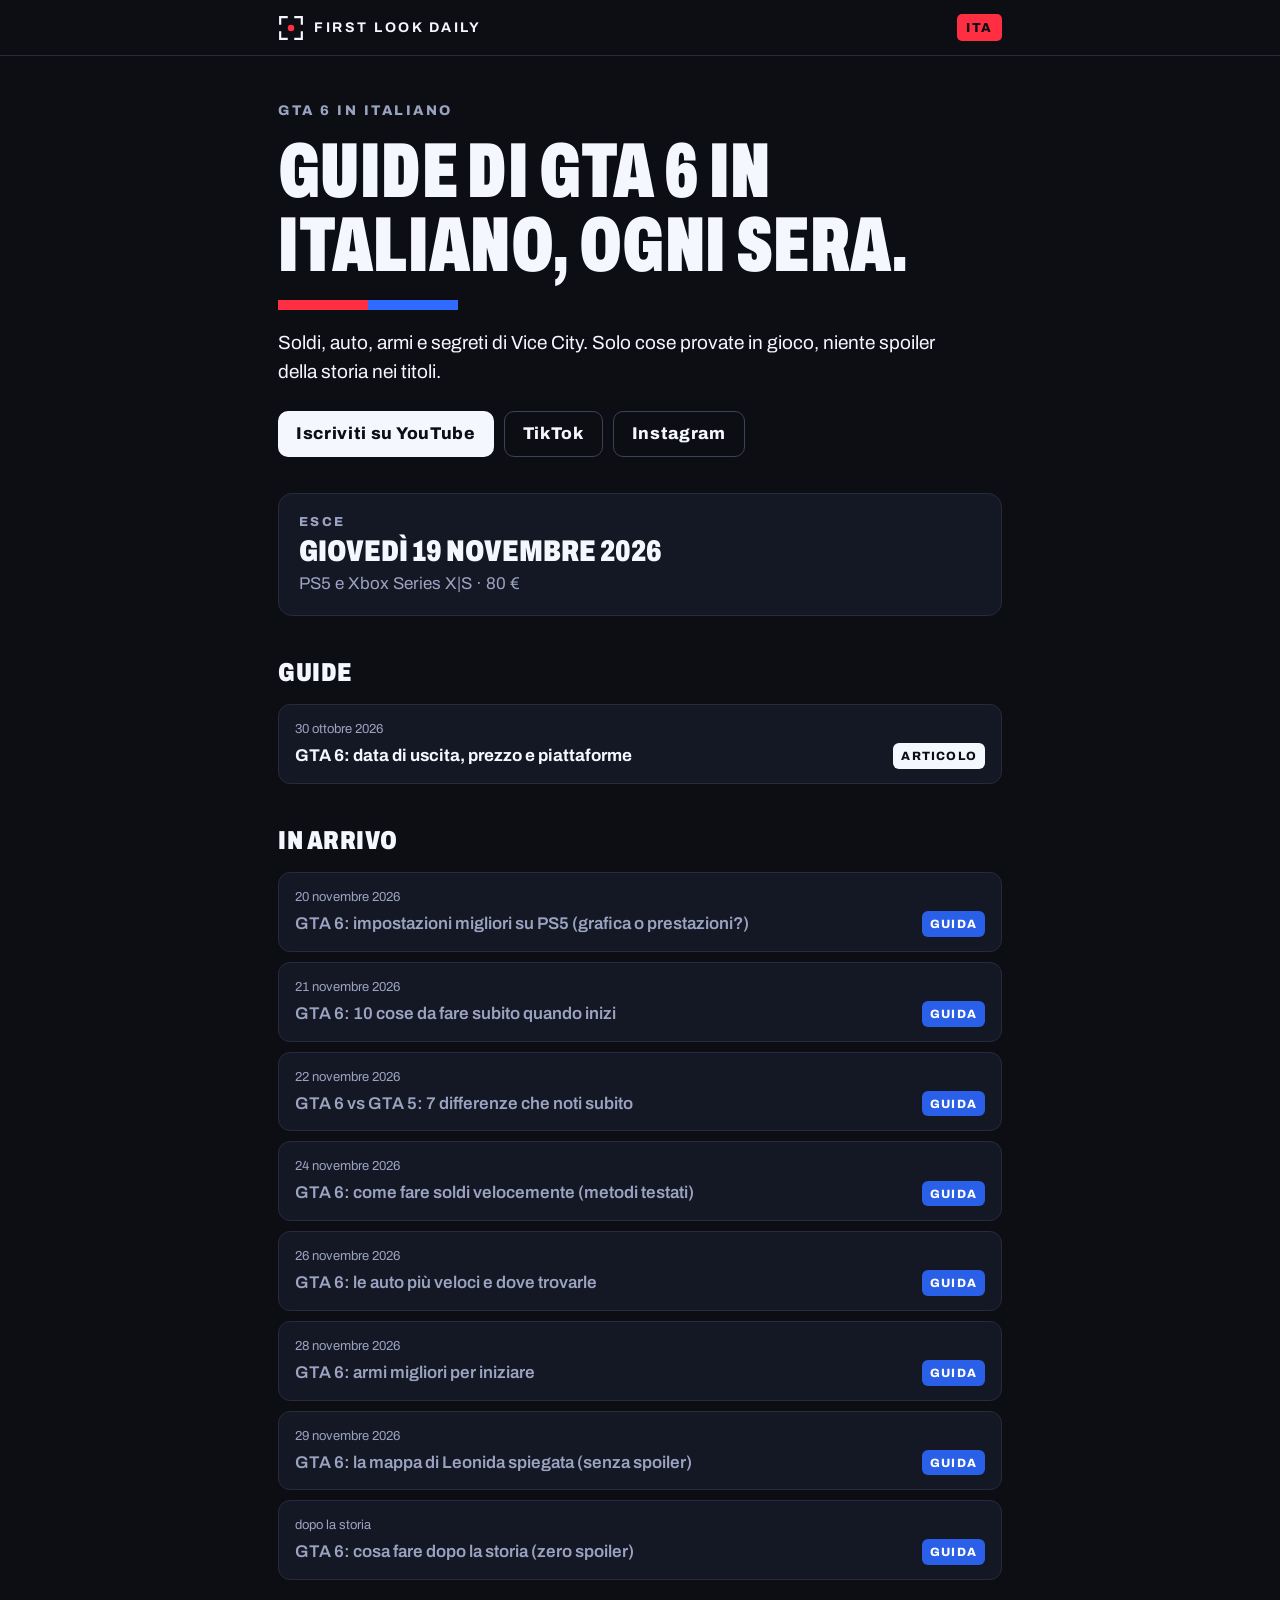
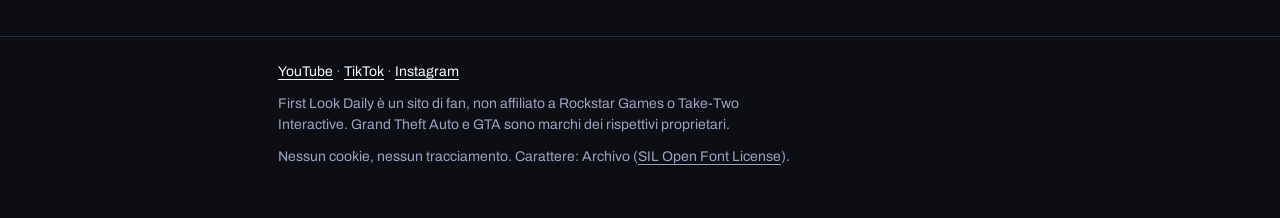
<file: docs/index.html>
<!doctype html>
<html lang="it">
<head>
<meta charset="utf-8">
<meta name="viewport" content="width=device-width, initial-scale=1">
<title>First Look Daily · GTA 6 in italiano · un video ogni sera</title>
<meta name="description" content="Guide di GTA 6 in italiano: soldi, auto, armi e segreti di Vice City, provati in gioco. Un video nuovo ogni sera.">
<link rel="canonical" href="https://mpv-cmd.github.io/firstlookdaily/">
<meta property="og:type" content="website">
<meta property="og:locale" content="it_IT">
<meta property="og:site_name" content="First Look Daily">
<meta property="og:title" content="First Look Daily · GTA 6 in italiano · un video ogni sera">
<meta property="og:description" content="Guide di GTA 6 in italiano: soldi, auto, armi e segreti di Vice City, provati in gioco. Un video nuovo ogni sera.">
<meta property="og:url" content="https://mpv-cmd.github.io/firstlookdaily/">
<meta name="theme-color" content="#0D0E14">
<link rel="icon" href="data:image/svg+xml,%3Csvg xmlns='http://www.w3.org/2000/svg' viewBox='0 0 48 48'%3E%3Crect width='48' height='48' rx='8' fill='%230D0E14'/%3E%3Cpath d='M9 19V9h10M29 9h10v10M39 29v10H29M19 39H9V29' fill='none' stroke='%23F5F7FF' stroke-width='4'/%3E%3Ccircle cx='24' cy='24' r='6' fill='%23FF2E43'/%3E%3C/svg%3E">
<link rel="preload" href="static/fonts/archivo.woff2" as="font" type="font/woff2" crossorigin>
<link rel="stylesheet" href="static/style.css">
<script type="application/ld+json">{"@context": "https://schema.org", "@type": "WebSite", "name": "First Look Daily", "url": "https://mpv-cmd.github.io/firstlookdaily/", "inLanguage": "it-IT"}</script>
</head>
<body>
<header class="top"><div class="wrap top-in"><a class="brand" href="./"><svg class="mark" viewBox="0 0 48 48" aria-hidden="true"><path d="M4 16V4h12M32 4h12v12M44 32v12H32M16 44H4V32" fill="none" stroke="currentColor" stroke-width="4" stroke-linecap="square"/><circle cx="24" cy="24" r="6" fill="#FF2E43"/></svg><span>First Look Daily</span></a><span class="ita">ITA</span></div></header>
<main class="wrap">
<section class="hero">
<p class="kicker">GTA 6 in italiano</p>
<h1>Guide di GTA 6 in italiano, ogni sera.</h1>
<div class="lightbar" aria-hidden="true"></div>
<p class="lede">Soldi, auto, armi e segreti di Vice City. Solo cose provate in gioco, niente spoiler della storia nei titoli.</p>
<p class="cta"><a class="btn btn-main" href="https://www.youtube.com/@firstlookdaily">Iscriviti su YouTube</a><a class="btn btn-ghost" href="https://www.tiktok.com/@firstlookdaily">TikTok</a><a class="btn btn-ghost" href="https://www.instagram.com/firstlook_daily/">Instagram</a></p>
</section>
<a class="release" href="guide/uscita-prezzo-piattaforme.html">
<span class="release-label">Esce</span>
<span class="release-date">giovedì 19 novembre 2026</span>
<span class="release-meta">PS5 e Xbox Series X|S · 80 €</span>
</a>
<h2>Guide</h2>
<ul class="cards"><li><a class="card" href="guide/uscita-prezzo-piattaforme.html"><span class="card-date">30 ottobre 2026</span><span class="card-title">GTA 6: data di uscita, prezzo e piattaforme</span><span class="pill pill-articolo">Articolo</span></a></li></ul>
<h2>In arrivo</h2>
<ul class="cards"><li><div class="card card-soon"><span class="card-date">20 novembre 2026</span><span class="card-title">GTA 6: impostazioni migliori su PS5 (grafica o prestazioni?)</span><span class="pill pill-guida">Guida</span></div></li><li><div class="card card-soon"><span class="card-date">21 novembre 2026</span><span class="card-title">GTA 6: 10 cose da fare subito quando inizi</span><span class="pill pill-guida">Guida</span></div></li><li><div class="card card-soon"><span class="card-date">22 novembre 2026</span><span class="card-title">GTA 6 vs GTA 5: 7 differenze che noti subito</span><span class="pill pill-guida">Guida</span></div></li><li><div class="card card-soon"><span class="card-date">24 novembre 2026</span><span class="card-title">GTA 6: come fare soldi velocemente (metodi testati)</span><span class="pill pill-guida">Guida</span></div></li><li><div class="card card-soon"><span class="card-date">26 novembre 2026</span><span class="card-title">GTA 6: le auto più veloci e dove trovarle</span><span class="pill pill-guida">Guida</span></div></li><li><div class="card card-soon"><span class="card-date">28 novembre 2026</span><span class="card-title">GTA 6: armi migliori per iniziare</span><span class="pill pill-guida">Guida</span></div></li><li><div class="card card-soon"><span class="card-date">29 novembre 2026</span><span class="card-title">GTA 6: la mappa di Leonida spiegata (senza spoiler)</span><span class="pill pill-guida">Guida</span></div></li><li><div class="card card-soon"><span class="card-date">dopo la storia</span><span class="card-title">GTA 6: cosa fare dopo la storia (zero spoiler)</span><span class="pill pill-guida">Guida</span></div></li></ul>
</main>
<footer class="foot"><div class="wrap"><p class="foot-links"><a href="https://www.youtube.com/@firstlookdaily">YouTube</a> · <a href="https://www.tiktok.com/@firstlookdaily">TikTok</a> · <a href="https://www.instagram.com/firstlook_daily/">Instagram</a></p><p>First Look Daily è un sito di fan, non affiliato a Rockstar Games o Take-Two Interactive. Grand Theft Auto e GTA sono marchi dei rispettivi proprietari.</p><p>Nessun cookie, nessun tracciamento. Carattere: Archivo (<a href="static/fonts/OFL.txt">SIL Open Font License</a>).</p></div></footer>
</body>
</html>
</file>
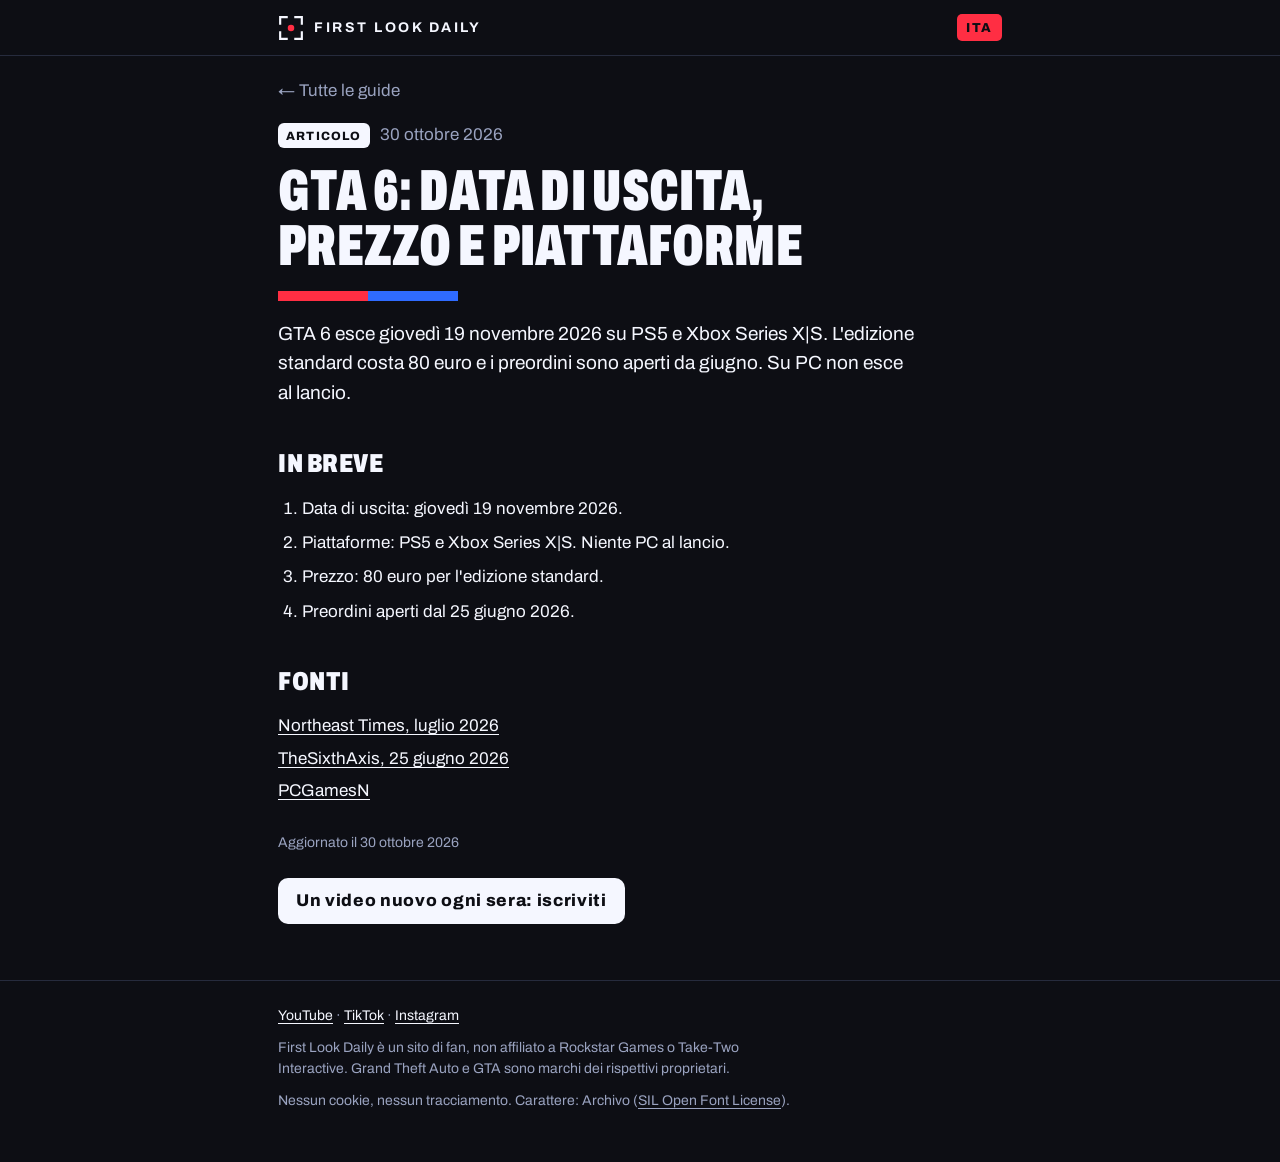
<file: docs/guide/uscita-prezzo-piattaforme.html>
<!doctype html>
<html lang="it">
<head>
<meta charset="utf-8">
<meta name="viewport" content="width=device-width, initial-scale=1">
<title>GTA 6: data di uscita, prezzo e piattaforme · First Look Daily</title>
<meta name="description" content="GTA 6 esce giovedì 19 novembre 2026 su PS5 e Xbox Series X|S. L&#x27;edizione standard costa 80 euro e i preordini sono aperti da giugno. Su PC non esce al lancio.">
<link rel="canonical" href="https://mpv-cmd.github.io/firstlookdaily/guide/uscita-prezzo-piattaforme.html">
<meta property="og:type" content="website">
<meta property="og:locale" content="it_IT">
<meta property="og:site_name" content="First Look Daily">
<meta property="og:title" content="GTA 6: data di uscita, prezzo e piattaforme · First Look Daily">
<meta property="og:description" content="GTA 6 esce giovedì 19 novembre 2026 su PS5 e Xbox Series X|S. L&#x27;edizione standard costa 80 euro e i preordini sono aperti da giugno. Su PC non esce al lancio.">
<meta property="og:url" content="https://mpv-cmd.github.io/firstlookdaily/guide/uscita-prezzo-piattaforme.html">
<meta name="theme-color" content="#0D0E14">
<link rel="icon" href="data:image/svg+xml,%3Csvg xmlns='http://www.w3.org/2000/svg' viewBox='0 0 48 48'%3E%3Crect width='48' height='48' rx='8' fill='%230D0E14'/%3E%3Cpath d='M9 19V9h10M29 9h10v10M39 29v10H29M19 39H9V29' fill='none' stroke='%23F5F7FF' stroke-width='4'/%3E%3Ccircle cx='24' cy='24' r='6' fill='%23FF2E43'/%3E%3C/svg%3E">
<link rel="preload" href="../static/fonts/archivo.woff2" as="font" type="font/woff2" crossorigin>
<link rel="stylesheet" href="../static/style.css">
<script type="application/ld+json">{"@context": "https://schema.org", "@type": "Article", "headline": "GTA 6: data di uscita, prezzo e piattaforme", "datePublished": "2026-10-30", "inLanguage": "it-IT", "author": {"@type": "Organization", "name": "First Look Daily"}}</script>
</head>
<body>
<header class="top"><div class="wrap top-in"><a class="brand" href="../"><svg class="mark" viewBox="0 0 48 48" aria-hidden="true"><path d="M4 16V4h12M32 4h12v12M44 32v12H32M16 44H4V32" fill="none" stroke="currentColor" stroke-width="4" stroke-linecap="square"/><circle cx="24" cy="24" r="6" fill="#FF2E43"/></svg><span>First Look Daily</span></a><span class="ita">ITA</span></div></header>
<main class="wrap">
<p class="back"><a href="../">← Tutte le guide</a></p>
<article class="entry">
<p class="meta"><span class="pill pill-articolo">Articolo</span> 30 ottobre 2026</p>
<h1>GTA 6: data di uscita, prezzo e piattaforme</h1>
<div class="lightbar" aria-hidden="true"></div>
<p class="lede">GTA 6 esce giovedì 19 novembre 2026 su PS5 e Xbox Series X|S. L&#x27;edizione standard costa 80 euro e i preordini sono aperti da giugno. Su PC non esce al lancio.</p>
<h2>In breve</h2><ol class="steps"><li>Data di uscita: giovedì 19 novembre 2026.</li><li>Piattaforme: PS5 e Xbox Series X|S. Niente PC al lancio.</li><li>Prezzo: 80 euro per l&#x27;edizione standard.</li><li>Preordini aperti dal 25 giugno 2026.</li></ol>
<h2>Fonti</h2><ul class="sources"><li><a href="https://northeasttimes.com/2026/07/18/grand-theft-auto-vi-set-for-november-launch-after-years-of-delays/">Northeast Times, luglio 2026</a></li><li><a href="https://www.thesixthaxis.com/2026/06/25/grand-theft-auto-6-pre-orders-are-live-70-80-e80-regional-pricing-confirmed/">TheSixthAxis, 25 giugno 2026</a></li><li><a href="https://www.pcgamesn.com/gta-6-release-date">PCGamesN</a></li></ul>
<p class="updated">Aggiornato il 30 ottobre 2026</p>
<p class="cta"><a class="btn btn-main" href="https://www.youtube.com/@firstlookdaily">Un video nuovo ogni sera: iscriviti</a></p>
</article>
</main>
<footer class="foot"><div class="wrap"><p class="foot-links"><a href="https://www.youtube.com/@firstlookdaily">YouTube</a> · <a href="https://www.tiktok.com/@firstlookdaily">TikTok</a> · <a href="https://www.instagram.com/firstlook_daily/">Instagram</a></p><p>First Look Daily è un sito di fan, non affiliato a Rockstar Games o Take-Two Interactive. Grand Theft Auto e GTA sono marchi dei rispettivi proprietari.</p><p>Nessun cookie, nessun tracciamento. Carattere: Archivo (<a href="../static/fonts/OFL.txt">SIL Open Font License</a>).</p></div></footer>
</body>
</html>
</file>
<file: docs/static/style.css>
/* First Look Daily: one dark "night shift" look, police-light red and blue as the only accents. */
:root {
  --bg: #0D0E14;
  --bg-2: #141724;
  --line: #262B3D;
  --line-2: #3A4260;
  --fg: #F5F7FF;
  --muted: #9AA3C0;
  --red: #FF2E43;
  --blue: #2F6BFF;
  --blue-ink: #2A5FE8;
  color-scheme: dark;
}
@font-face {
  font-family: "Archivo";
  src: url("fonts/archivo.woff2") format("woff2");
  font-weight: 100 900;
  font-stretch: 62% 125%;
  font-display: swap;
}
* { box-sizing: border-box; }
html { -webkit-text-size-adjust: 100%; }
body {
  margin: 0;
  background: var(--bg);
  color: var(--fg);
  font-family: "Archivo", system-ui, -apple-system, "Segoe UI", Roboto, Arial, sans-serif;
  font-size: 17px;
  line-height: 1.55;
  -webkit-font-smoothing: antialiased;
}
a { color: var(--fg); text-underline-offset: 3px; }
a:focus-visible { outline: 3px solid var(--blue); outline-offset: 2px; border-radius: 4px; }
.wrap {
  max-width: 760px;
  margin: 0 auto;
  padding-left: max(18px, env(safe-area-inset-left, 0px));
  padding-right: max(18px, env(safe-area-inset-right, 0px));
}

/* header */
.top { border-bottom: 1px solid var(--line); }
.top-in { display: flex; align-items: center; justify-content: space-between; gap: 12px; padding-block: 14px; }
.brand {
  display: inline-flex; align-items: center; gap: 10px;
  color: var(--fg); text-decoration: none;
  font-weight: 700; font-size: 14px; letter-spacing: 0.18em; text-transform: uppercase;
}
.mark { width: 26px; height: 26px; color: var(--fg); flex: none; }
.ita { background: var(--red); color: var(--bg); font-weight: 800; font-size: 13px; letter-spacing: 0.12em; padding: 4px 9px 3px; border-radius: 5px; }

/* type */
.hero { padding-block: 44px 26px; }
.kicker { margin: 0 0 12px; font-weight: 800; font-size: 14px; letter-spacing: 0.18em; text-transform: uppercase; color: var(--muted); }
h1 {
  margin: 0;
  font-weight: 900; font-stretch: 62%;
  font-size: clamp(46px, 12vw, 78px); line-height: 0.95; letter-spacing: 0.005em;
  text-transform: uppercase; text-wrap: balance;
}
.entry h1 { font-size: clamp(38px, 9vw, 58px); }
h2 {
  margin: 36px 0 12px;
  font-weight: 900; font-stretch: 75%;
  font-size: 26px; letter-spacing: 0.02em; text-transform: uppercase;
}
.lightbar { width: 180px; height: 10px; margin: 18px 0; background: linear-gradient(90deg, var(--red) 0 50%, var(--blue) 50% 100%); }
.lede { margin: 0; font-size: 19px; max-width: 60ch; text-wrap: pretty; }

/* buttons */
.cta { display: flex; flex-wrap: wrap; gap: 10px; margin: 24px 0 0; }
.btn {
  display: inline-flex; align-items: center; min-height: 46px; padding: 0 18px;
  border-radius: 10px; font-weight: 800; text-decoration: none; letter-spacing: 0.04em;
}
.btn-main { background: var(--fg); color: var(--bg); }
.btn-ghost { border: 1px solid var(--line-2); color: var(--fg); }
.btn:hover { filter: brightness(1.08); }

/* release card */
.release {
  display: grid; gap: 2px; margin: 10px 0 8px; padding: 18px 20px;
  border-radius: 14px; background: var(--bg-2); border: 1px solid var(--line);
  color: var(--fg); text-decoration: none;
}
.release:hover { border-color: var(--line-2); }
.release-label { font-size: 13px; font-weight: 800; letter-spacing: 0.18em; text-transform: uppercase; color: var(--muted); }
.release-date { font-weight: 900; font-stretch: 75%; font-size: 30px; line-height: 1.15; text-transform: uppercase; }
.release-meta { color: var(--muted); }

/* lists of videos */
.cards { list-style: none; margin: 0; padding: 0; display: grid; gap: 10px; }
.card {
  display: grid; grid-template-columns: minmax(0, 1fr) auto; align-items: center; gap: 4px 14px;
  padding: 14px 16px; border-radius: 12px; background: var(--bg-2); border: 1px solid var(--line);
  color: var(--fg); text-decoration: none;
}
a.card:hover { border-color: var(--line-2); }
.card-date { grid-column: 1 / -1; font-size: 13px; color: var(--muted); font-variant-numeric: tabular-nums; }
.card-title { font-weight: 700; line-height: 1.3; min-width: 0; }
.card-soon .card-title { color: var(--muted); font-weight: 600; }
.pill { font-size: 12px; font-weight: 800; letter-spacing: 0.1em; text-transform: uppercase; padding: 4px 8px 3px; border-radius: 6px; white-space: nowrap; }
.pill-guida { background: var(--blue-ink); color: #FFFFFF; }
.pill-short { background: var(--red); color: var(--bg); }
.pill-articolo { background: var(--fg); color: var(--bg); }

/* guide page */
.back { margin: 22px 0 0; }
.back a { color: var(--muted); text-decoration: none; }
.meta { display: flex; align-items: center; gap: 10px; color: var(--muted); margin: 18px 0 14px; }
.watch {
  display: flex; align-items: center; gap: 14px; margin: 24px 0 6px; padding: 16px;
  border-radius: 12px; background: var(--bg-2); border: 1px solid var(--line);
  color: var(--fg); text-decoration: none; line-height: 1.35;
}
.watch span:last-child { color: var(--muted); }
.watch strong { color: var(--fg); }
.play { position: relative; width: 48px; height: 48px; border-radius: 50%; background: var(--red); flex: none; }
.play::after { content: ""; position: absolute; left: 19px; top: 14px; border-left: 14px solid var(--bg); border-top: 10px solid transparent; border-bottom: 10px solid transparent; }
.steps { margin: 0; padding-left: 1.4em; display: grid; gap: 8px; }
.chapters, .sources { list-style: none; margin: 0; padding: 0; display: grid; gap: 6px; }
.ts { font-variant-numeric: tabular-nums; color: var(--muted); margin-right: 8px; }
.updated { color: var(--muted); font-size: 14px; margin-top: 28px; }

/* footer */
.foot { margin-top: 56px; border-top: 1px solid var(--line); padding-block: 24px 40px; color: var(--muted); font-size: 14px; }
.foot a { color: var(--muted); }
.foot p { margin: 0 0 10px; max-width: 64ch; }
.foot-links a { color: var(--fg); }
</file>
